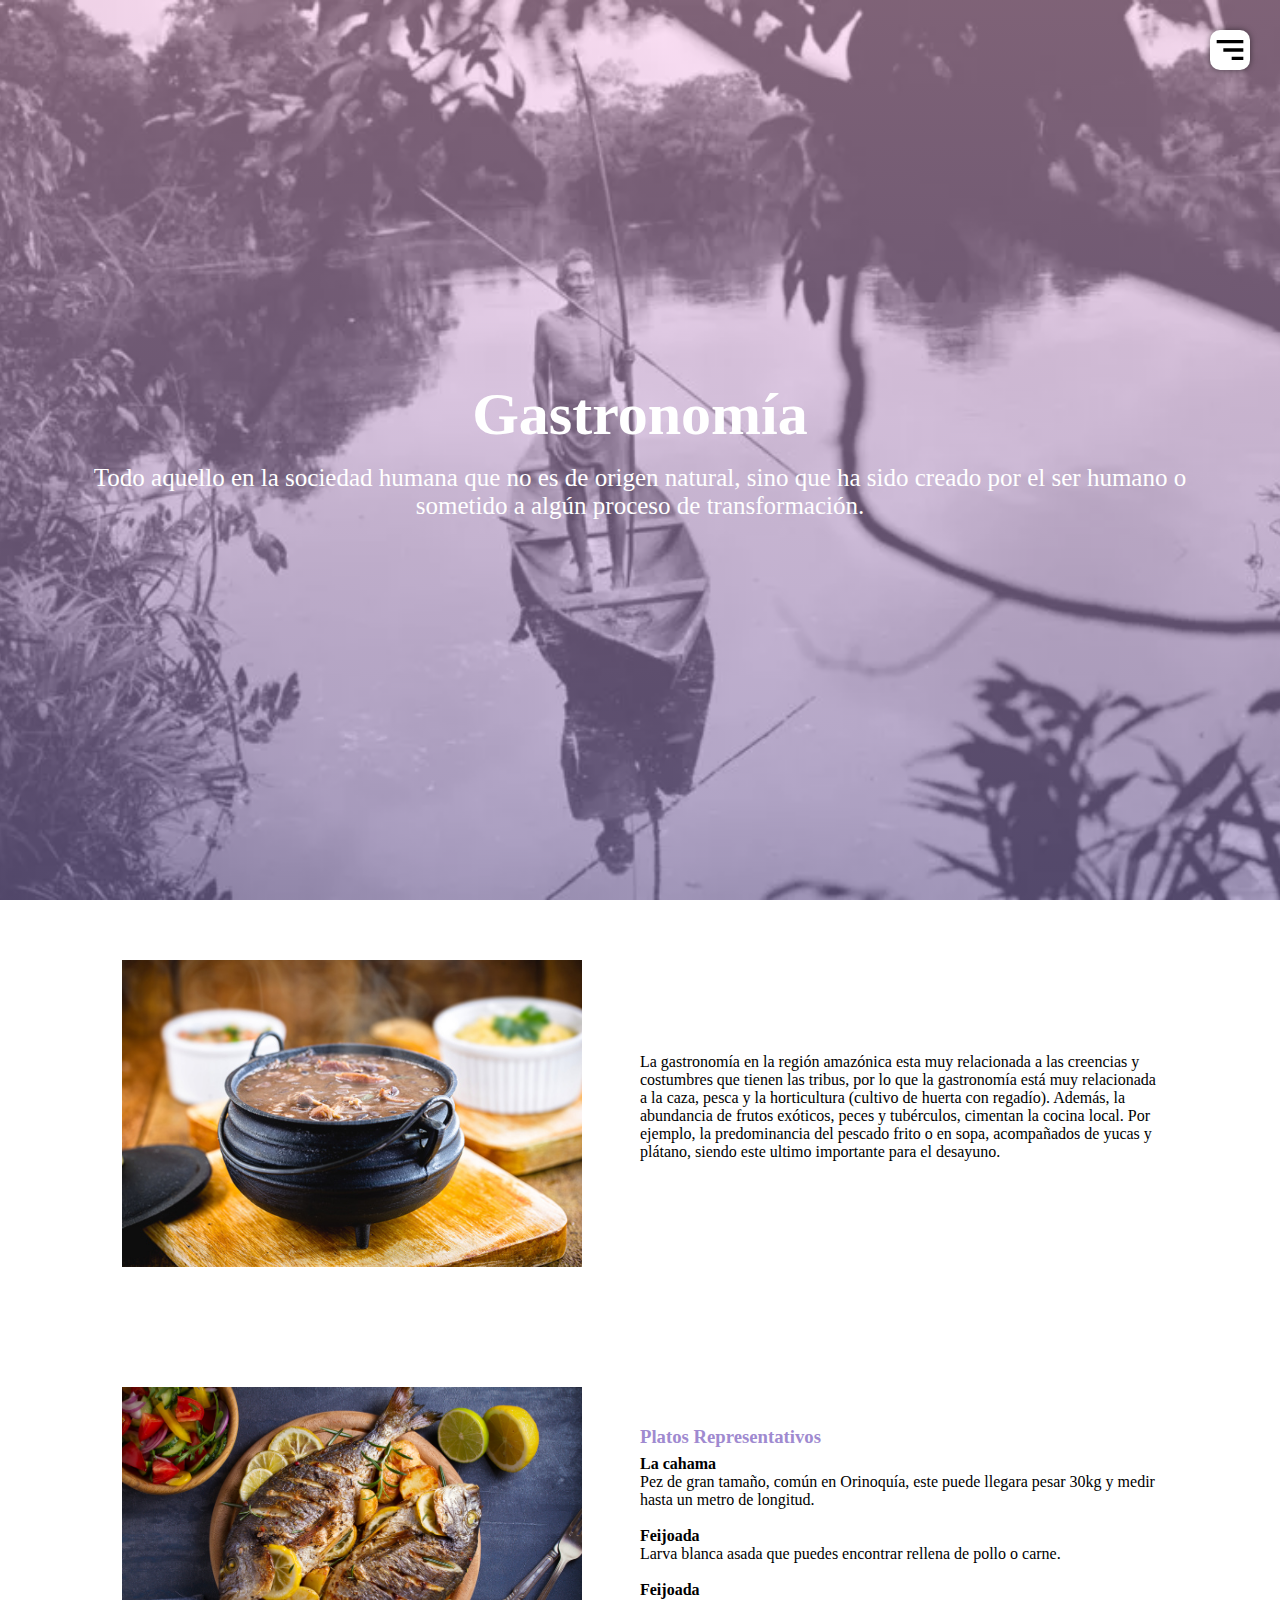
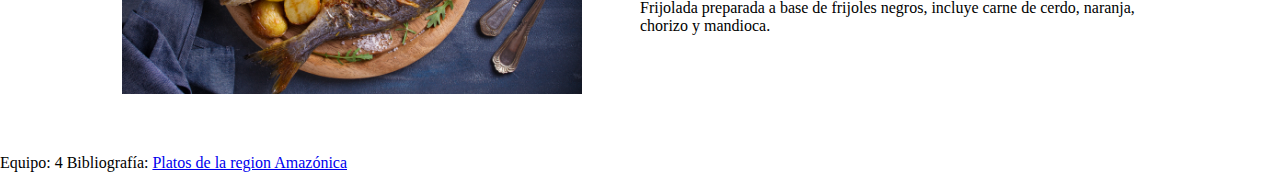
<file: gastronomia.html>
<!DOCTYPE html>
<html lang="en">
<head>
    <meta charset="UTF-8">
    <meta http-equiv="X-UA-Compatible" content="IE=edge">
    <meta name="viewport" content="width=device-width, initial-scale=1.0">
    <link rel="stylesheet" href="./css/estilo.css">
    <link href='https://unpkg.com/boxicons@2.1.4/css/boxicons.min.css' rel='stylesheet'>
    <title>PIRAHÁ</title>
</head>
<body>
    <header class="header" id="inicio">
        <img src="img/img/hamburguesa.svg" alt="" class="hamburguer">

    <nav class="menu-navegacion">
        <a href="./index.html">Inicio</a>
        <a href="./caracteristicas.html">Caracteristicas</a>
        <a href="./cultura.html">Cultura</a>
        <a href="./gastronomia.html">Gastronomía</a>
        <a href="./leyendas.html">Leyendas</a>
    </nav>
    <div class="contenedor head" id="Inicio">
        <h1 class="titulo">Gastronomía</h1>
        <p class="copy">Todo aquello en la sociedad humana que no es de origen natural, sino que ha sido creado por el ser humano o sometido a algún proceso de transformación.</p>
    </div>
    </header>

    <section class="contenedor" id="Cultura Pirahá">
        <div class="contenedor-servicio">
            <img src="./img/FEIJOADA.jpg" alt="">
        <div class="checklist-servicio">
            <div class="service">
                <h3 class="n-service"><span></span></h3>
                <p>
                    La gastronomía en la región amazónica esta muy relacionada a las creencias y costumbres que tienen las
                tribus, por lo que la gastronomía está muy relacionada a la caza, pesca y la horticultura (cultivo de
                huerta con regadío). Además, la abundancia de frutos exóticos, peces y tubérculos, cimentan la cocina
                local. Por ejemplo, la predominancia del pescado frito o en sopa, acompañados de yucas y plátano, siendo
                este ultimo importante para el desayuno.
                </p>
                </div>
            </div>
        </div>
    </section>
    <section class="contenedor" id="Cultura Pirahá">
        <div class="contenedor-servicio">
            <img src="./img/CAHAMA.jpg" alt="">
        <div class="checklist-servicio">
            <div class="service">
                <h3 class="n-service"><span>Platos Representativos</span></h3>
                <p>
                    <b>La cahama</b>
                    <br>
                 Pez de gran tamaño, común en Orinoquía, este puede llegara pesar 30kg y medir hasta un metro de longitud. 
                 <br>
                 <br>
                <b>Feijoada</b>
                <br>
                Larva blanca asada que puedes encontrar rellena de pollo o carne. 
                <br>
                <br>
                <b>Feijoada</b>
                <br>
                Frijolada preparada a base de frijoles negros, incluye carne de cerdo, naranja, chorizo y mandioca.

                </p>
                </div>
            </div>
        </div>
    </section>
    
    <footer>
        Equipo: 4 Bibliografía: <a href="https://www.campi.com.co/explorando-campi/platos-tipicos-de-la-region-amazonica/">Platos de la region Amazónica</a>
    </footer>
    <script src="./JS/menu.js" ></script>
    <script src="./JS/lightbox.js"></script>
</body>
</html>
</file>
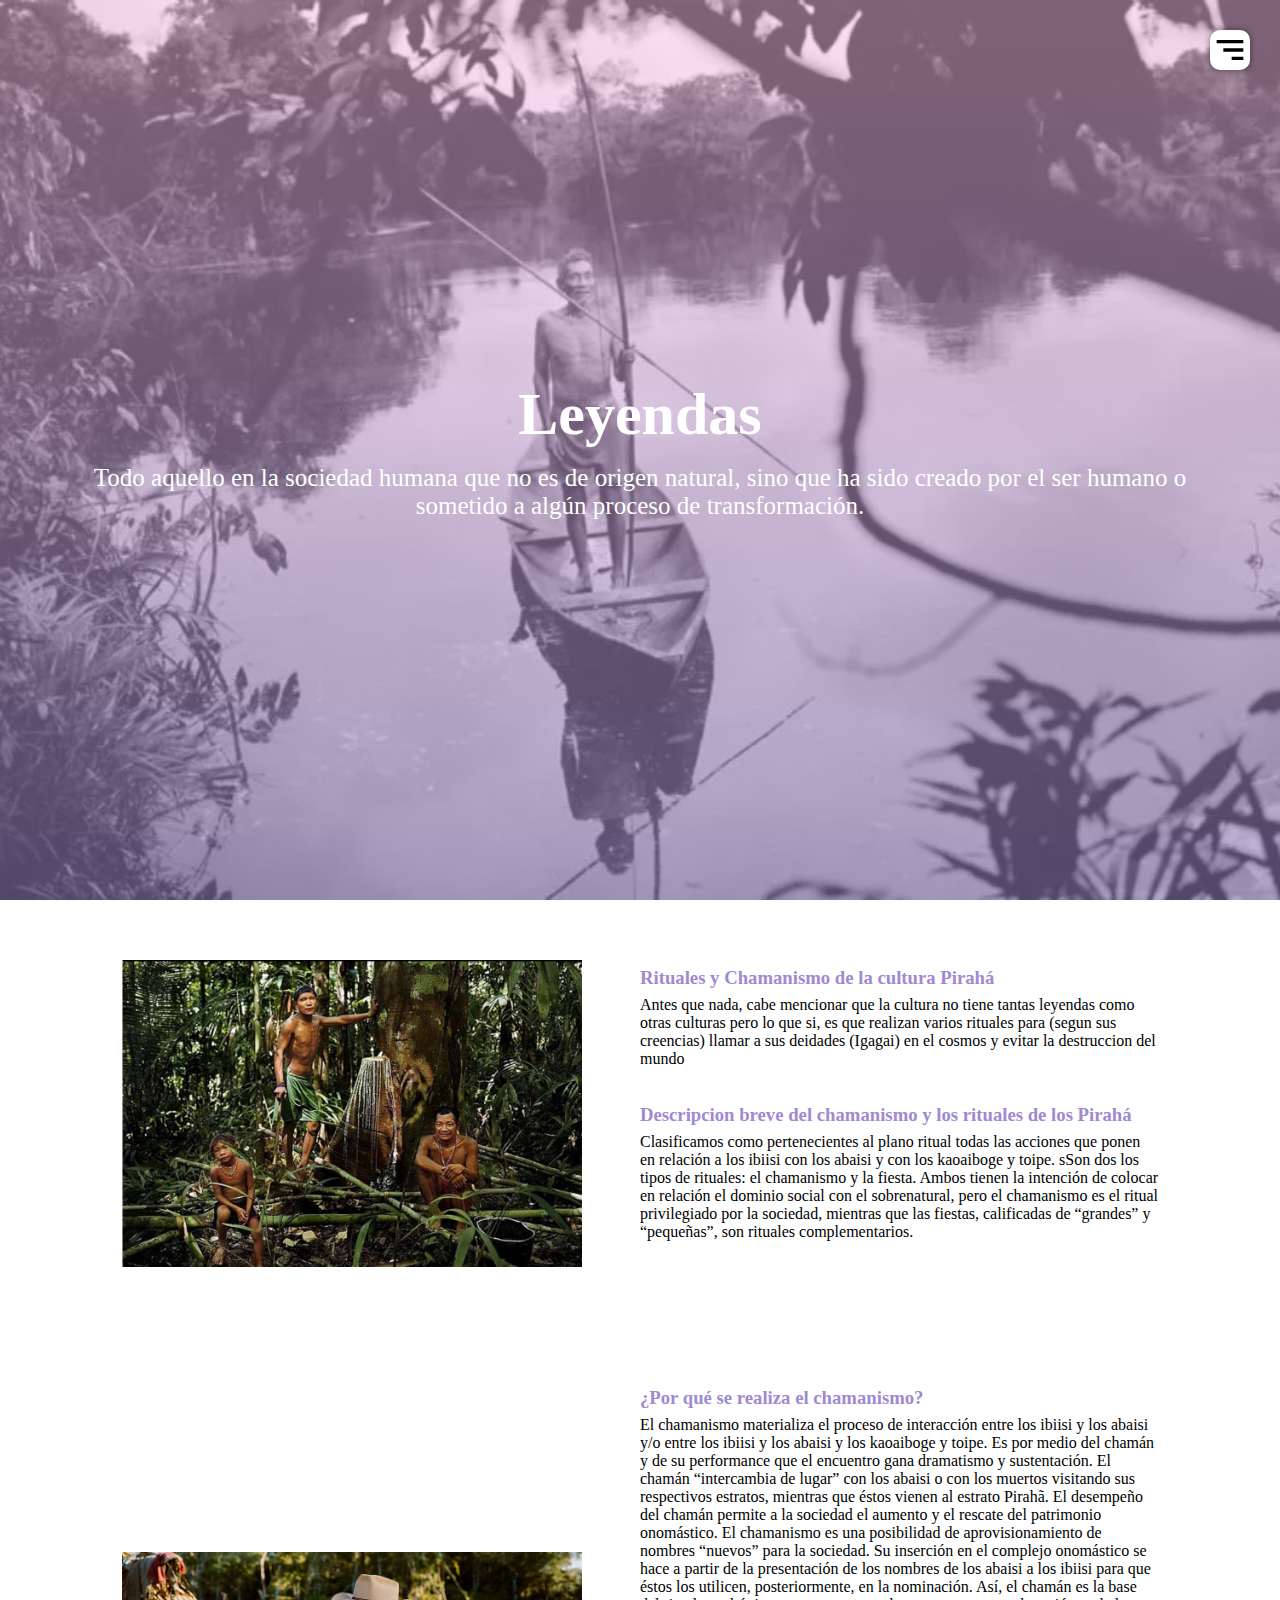
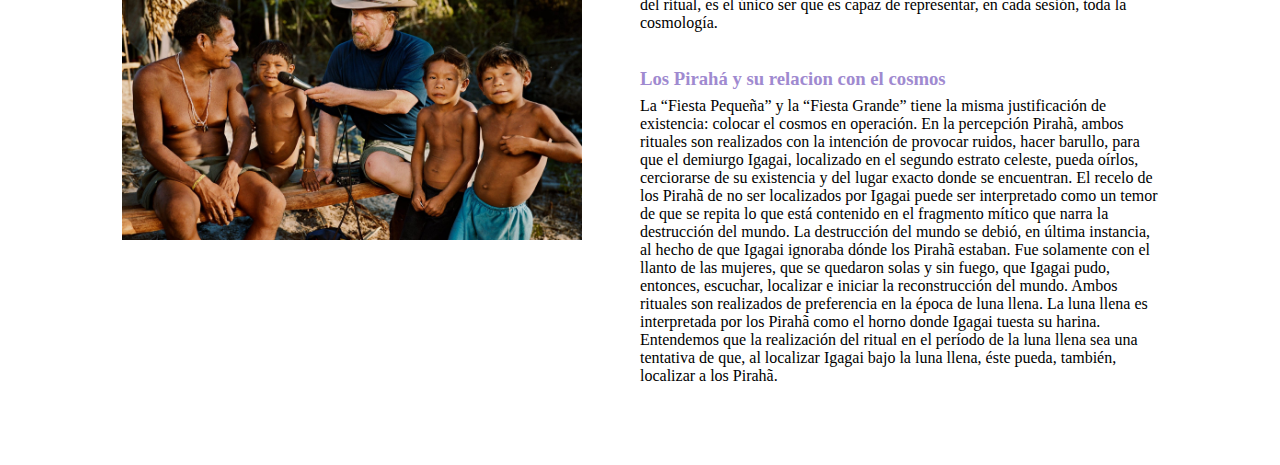
<file: leyendas.html>
<!DOCTYPE html>
<html lang="en">
<head>
    <meta charset="UTF-8">
    <meta http-equiv="X-UA-Compatible" content="IE=edge">
    <meta name="viewport" content="width=device-width, initial-scale=1.0">
    <link rel="stylesheet" href="./css/estilo.css">
    <link href='https://unpkg.com/boxicons@2.1.4/css/boxicons.min.css' rel='stylesheet'>
    <title>Leyendas y mitos</title>
</head>
<body>
    
    <header class="header" id="inicio">
        <img src="img/img/hamburguesa.svg" alt="" class="hamburguer">

        <nav class="menu-navegacion">
            <a href="./index.html">Inicio</a>
            <a href="./caracteristicas.html">Características</a>
            <a href="./cultura.html">Cultura</a>
            <a href="./gastronomia.html">Gastronomía</a>
            <a href="./leyendas.html">Leyendas</a>
        </nav>
    <div class="contenedor head" id="Inicio">
      
        <h1 class="titulo">Leyendas</h1>
        <p class="copy">Todo aquello en la sociedad humana que no es de origen natural, sino que ha sido creado por el ser humano o sometido a algún proceso de transformación.</p>
    </div>
    </header>
</header>

<section class="contenedor" id="Cultura Pirahá">
    <div class="contenedor-servicio">
        <img src="./img/img/men.png" alt="">
    <div class="checklist-servicio">
        <div class="service">
            <h3 class="n-service"><span>Rituales y Chamanismo de la cultura Pirahá</span></h3>
            <p>
                Antes que nada, cabe mencionar que la cultura no tiene tantas leyendas como otras culturas
                pero lo que si, es que realizan varios rituales para (segun sus creencias) llamar a sus deidades (Igagai) en el cosmos
                y evitar la destruccion del mundo 
            </p>
                <br>
                <br>
                <h3 class="n-service"><span>Descripcion breve del chamanismo y los rituales de los Pirahá</span></h3>
            <p>
                Clasificamos como pertenecientes al plano ritual todas las acciones que ponen en relación a los ibiisi con los abaisi y con los kaoaiboge y toipe. 
sSon dos los tipos de rituales: 
el chamanismo y la fiesta. Ambos tienen la intención de colocar en relación el dominio social con el sobrenatural,
pero el chamanismo es el ritual privilegiado por la sociedad, 
mientras que las fiestas, calificadas de “grandes” y “pequeñas”, son rituales complementarios.
            </p>
            </div>
        </div>
    </div>
    </section>

    <section class="contenedor" id="Cultura Pirahá">
        <div class="contenedor-servicio">
            <img src="./img/img/leyenda.jpg" alt="">
        <div class="checklist-servicio">
            <div class="service">
                <h3 class="n-service"><span>¿Por qué se realiza el chamanismo?</span></h3>
                <p>
                    El chamanismo materializa el proceso de interacción entre los ibiisi y los abaisi y/o entre los
                    ibiisi y los abaisi y los kaoaiboge y toipe. Es por medio del chamán y de su performance que el 
                    encuentro gana dramatismo y sustentación. El chamán “intercambia de lugar” con los abaisi o con los muertos visitando sus respectivos estratos, 
                    mientras que éstos vienen al estrato Pirahã. El desempeño del chamán permite a la sociedad el aumento y el rescate del patrimonio onomástico. 
                    El chamanismo es una posibilidad de aprovisionamiento de nombres “nuevos” para la sociedad. 
                    Su inserción en el complejo onomástico se hace a partir de la presentación de los nombres
                    de los abaisi a los ibiisi para que éstos los utilicen, posteriormente, en la nominación. Así, el chamán es la base del ritual,
                    es el único ser que es capaz de representar, en cada sesión, toda la cosmología.
                </p>
                    <br>
                    <br>
                    <h3 class="n-service"><span>Los Pirahá y su relacion con el cosmos</span></h3>
                <p>
                    La “Fiesta Pequeña” y la “Fiesta Grande” tiene la misma justificación de existencia: colocar el cosmos en operación. 
En la percepción Pirahã, ambos rituales son realizados con la intención de provocar ruidos, 
hacer barullo, para que el demiurgo Igagai, localizado en el segundo estrato celeste, pueda oírlos,
cerciorarse de su existencia y del lugar exacto donde se encuentran. El recelo de los Pirahã de no ser localizados por Igagai puede ser interpretado como un 
temor de que se repita lo que está contenido en el fragmento mítico que narra la destrucción del mundo. 
La destrucción del mundo se debió, en última instancia, al hecho de que Igagai ignoraba dónde los Pirahã estaban. 
Fue solamente con el llanto de las mujeres, que se quedaron solas y sin fuego, que Igagai pudo, entonces, escuchar, 
localizar e iniciar la reconstrucción del mundo. Ambos rituales son realizados de preferencia en la época de luna llena.
La luna llena es interpretada por los Pirahã como el horno donde Igagai tuesta su harina. Entendemos que la realización del 
ritual en el período de la luna llena sea una tentativa de que, al localizar Igagai bajo la luna llena, éste pueda, también, localizar a los Pirahã.
        </p>
                </p>
                </div>
            </div>
        </div>
        </section>

        
    </div>
    <script src="./JS/menu.js" ></script>
    <script src="./JS/lightbox.js"></script>
</body>
</html>
</file>
<file: css/estilo.css>
/*Formato general de la pagina*/
*{
    margin: 0;
    padding: 0;
    box-sizing: boder-box;
}

/*Este apartado era para crear una animación de deslizamineto 
en los vinculos internos(por si su html se divide en varios apartados )*/

:root{
    scroll-behavior: smooth;

}

/*Tipo de letra*/

body{
    font-family: 'Opens Sans', 'sans-serif';
}

/*Letras que se encuentran con la imagen color rosa*/

.contenedor{
    width: 90%;
    max-width: 1200px;
    overflow: hidden;
    margin: auto;
    padding: 60px 0;
}

/*Estilo del header(imagen de color rosa)*/

header{
    height: 100vh;
    background-image: linear-gradient(to top, rgb(161, 140, 209, 0.5) 0%, rgb(251, 194, 235, 0.5) 100%), url(../img/img/men.jpg);
    background-repeat: no-repeat;
    background-size: cover;
    background-attachment: fixed;
    background-position: center;
}

/*letras blancas dentro del header*/


.head{
    text-align: center;
    padding: 0;
    height: 100%;
    display: flex;
    justify-content: center;
    align-items: center;
    flex-direction:column ;
    color: #fff;

}


/*simbolo del menu*/

.hamburguer{
    position: fixed;
    z-index: 10;
    top: 30px;
    right: 30px;
    background: #fff;
    width: 40px;
    height: 40px;
    cursor: pointer;
    border-radius: 10px;
    box-shadow: 0 0 6px rgba(0, 0, 0, .5);
}

/*Estilo del menu donde estaran los link que nos guiaran
a otro html*/


.menu-navegacion{
    position: fixed;
    top: 0;
    right: 0;
    width: 30vw;
    height: 100%;
    background-image: linear-gradient(135deg, #667eea 0%, #764ba2 100%);
    display: flex;
    flex-direction: column;
    justify-content: space-evenly;
    align-items: center;
    transition: transform .3s ease-in-out;
    transform: translate(110%);
    box-shadow: 0 0 6px rgba(0, 0, 0, .5);
}

/*Efecto de anmimacion al dar click en el simbolo de menu*/

.spread{
    transform: translate(0);
}

/*color de las letras de los vinculos en el menu*/

.menu-navegacion a{
    color: #fff;
    text-decoration: none;
}

/*Tamaño de las letras blancas grandes dentro del header*/

 .titulo{
    font-size: 60px;
    margin-bottom: 15px;
}

/*Texto que deice aquello en la sociedad...*/

.copy{
    font-weight: 300;
    font-size: 25px;
}

/*paar que los subtitulos que pongan se vean con color y tamaño*/

.subtitulo{
    text-align: center;
    font-weight: 300;
    color:#9f8ad0;
    margin-bottom: 40px;
    font-size: 40px;
}

/*Para que eñ texto se posicione a lado del texto*/

.contenedor-servicio{
    display: flex;
    justify-content: space-evenly;
    align-items: center;
    flex-wrap: wrap;
}

/* Si ponen una imagen a la do del texto esto hara q se acomode bien*/

.contenedor-servicio img{
    width: 40%;

}

.checklist-servicio{
    width: 45%;
}


.service{
    margin-bottom: 20px;
}

.n-service{
    margin-bottom: 7px;
    color: #9f8ad0;
}

/*Todo esto es para hacer la galeria aue esta en caracteristicas*/

.gallery{
    background: #fff;
}

.contenedor-galeria{
    display: flex;
    justify-content: space-evenly;
    flex-wrap: wrap;
}

.img-galeria{
    object-fit: cover;
    width: 30%;
    display: block;
    margin-bottom: 15px;
    box-shadow: 0 0 6px rgba(0, 0, 0, .5);
    cursor: pointer;
}

.imagen-light{
    position: fixed;
    background: rgba(0, 0, 0, .6);
    width: 100%;
    height: 100%;
    top: 0;
    left: 0;
    display: flex;
    justify-content: center;
    align-items: center;
    transform: translate(100%);
    transition: transform .2s ease-in-out;
}

.show{
    transform: translate(0);
}

.agregar-imagen{
    object-fit: cover;
    width: 60%;
    border-radius: 10px;
    transform: scale(0);
    transition: transform .3s .2s;
}


.showImage{
    transform: scale(1) ;
}

/*Animación al cerrar las imganes(si hacen una galeria como en la de caracteristicas)*/

.close{
    position: absolute;
    top: 15px;
    right: 15px;
    width: 40px;
    cursor: pointer;
}

/*Todo este apartado es para q se vea mejor en el celular (Usenlo de acuerdo a la clases q usaron)*/
@media screen and (max-width:800px) {
    .menu-navegacion{
        width: 50vw;
    }

    .titulo{
        font-size: 40px;
    }

    .contenedor-servicio img{
        width: 80%;
        margin-bottom: 40px;
    }

    .checklist-servicio{
        width: 80%;
    }

    .service{
        margin-bottom: 30px;
    }

    .agregar-imagen{
        width: 80%;
    }

    .img-galeria{
        width: 45%;
    }

}
</file>
